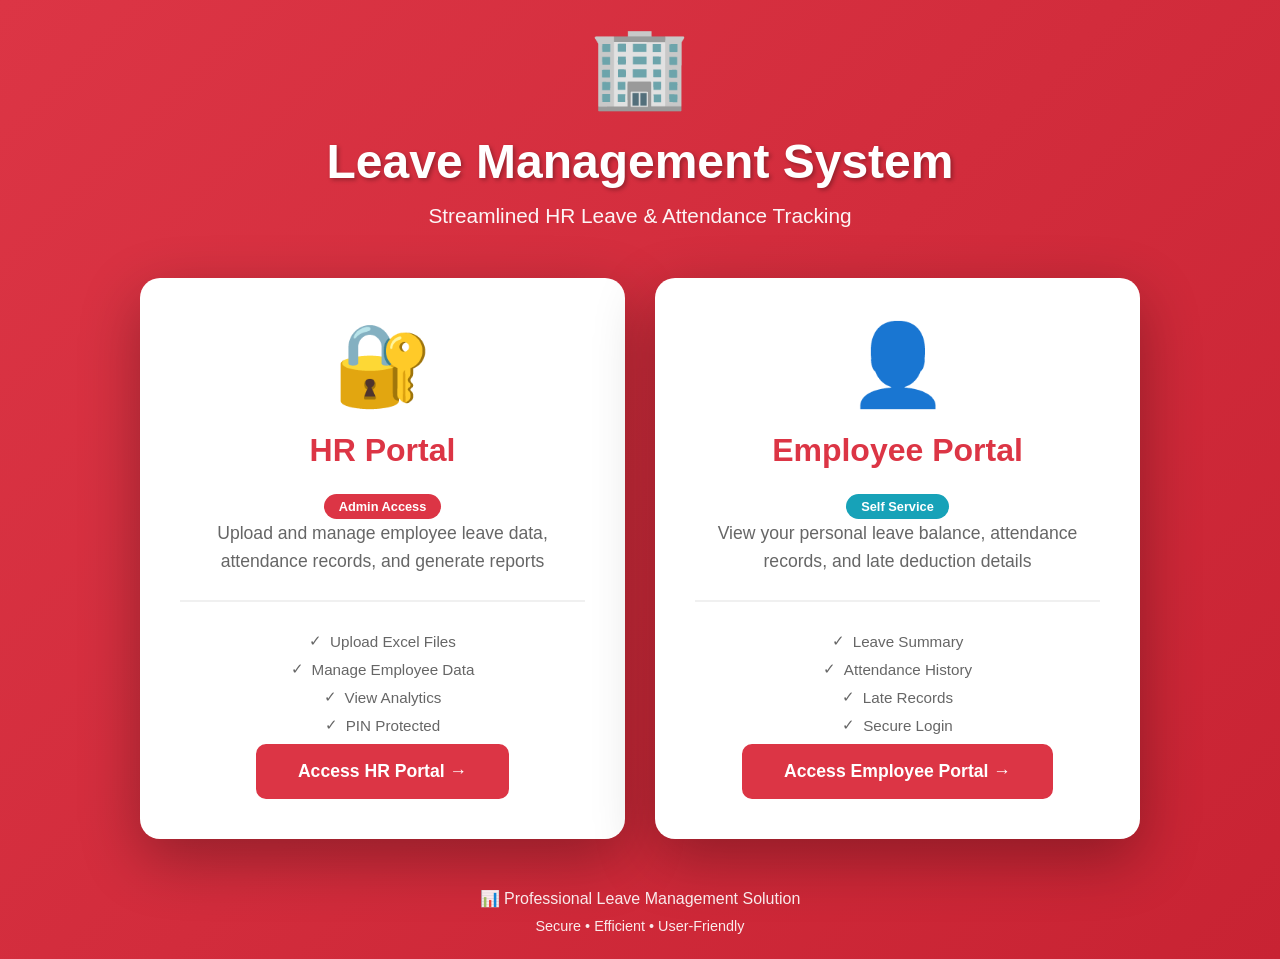
<file: index.html>
<!DOCTYPE html>
<html lang="en">
<head>
    <meta charset="UTF-8">
    <meta name="viewport" content="width=device-width, initial-scale=1.0">
    <title>Leave Management System</title>
    <style>
        * {
            margin: 0;
            padding: 0;
            box-sizing: border-box;
        }

        body {
            font-family: 'Segoe UI', Tahoma, Geneva, Verdana, sans-serif;
            background: linear-gradient(135deg, #dc3545 0%, #c82333 100%);
            min-height: 100vh;
            display: flex;
            align-items: center;
            justify-content: center;
            padding: 20px;
        }

        .container {
            max-width: 1000px;
            width: 100%;
        }

        .header {
            text-align: center;
            color: white;
            margin-bottom: 50px;
            animation: fadeInDown 0.8s ease;
        }

        .header-icon {
            font-size: 5rem;
            margin-bottom: 20px;
            animation: bounce 2s infinite;
        }

        .header h1 {
            font-size: 3rem;
            margin-bottom: 15px;
            text-shadow: 2px 2px 4px rgba(0, 0, 0, 0.3);
        }

        .header p {
            font-size: 1.3rem;
            opacity: 0.95;
        }

        .portal-container {
            display: grid;
            grid-template-columns: repeat(auto-fit, minmax(300px, 1fr));
            gap: 30px;
            animation: fadeInUp 1s ease;
        }

        .portal-card {
            background: white;
            border-radius: 20px;
            padding: 40px;
            text-align: center;
            box-shadow: 0 20px 60px rgba(0, 0, 0, 0.3);
            transition: all 0.4s ease;
            cursor: pointer;
            position: relative;
            overflow: hidden;
        }

        .portal-card::before {
            content: '';
            position: absolute;
            top: 0;
            left: -100%;
            width: 100%;
            height: 100%;
            background: linear-gradient(90deg, transparent, rgba(220, 53, 69, 0.1), transparent);
            transition: left 0.5s;
        }

        .portal-card:hover::before {
            left: 100%;
        }

        .portal-card:hover {
            transform: translateY(-10px);
            box-shadow: 0 30px 80px rgba(0, 0, 0, 0.4);
        }

        .portal-icon {
            font-size: 5rem;
            margin-bottom: 20px;
            transition: all 0.3s;
        }

        .portal-card:hover .portal-icon {
            transform: scale(1.1) rotate(5deg);
        }

        .portal-card h2 {
            color: #dc3545;
            font-size: 2rem;
            margin-bottom: 15px;
        }

        .portal-card p {
            color: #666;
            font-size: 1.1rem;
            margin-bottom: 25px;
            line-height: 1.6;
        }

        .portal-btn {
            display: inline-block;
            padding: 15px 40px;
            background: #dc3545;
            color: white;
            text-decoration: none;
            border-radius: 10px;
            font-weight: 600;
            font-size: 1.1rem;
            transition: all 0.3s;
            border: 2px solid #dc3545;
        }

        .portal-btn:hover {
            background: white;
            color: #dc3545;
            transform: scale(1.05);
        }

        .features {
            margin-top: 20px;
            padding-top: 20px;
            border-top: 2px solid #f0f0f0;
        }

        .feature-item {
            display: flex;
            align-items: center;
            justify-content: center;
            margin: 10px 0;
            color: #666;
            font-size: 0.95rem;
        }

        .feature-item span {
            margin-right: 8px;
        }

        .footer {
            text-align: center;
            color: white;
            margin-top: 50px;
            opacity: 0.9;
            animation: fadeIn 1.5s ease;
        }

        .footer p {
            margin: 5px 0;
        }

        @keyframes fadeInDown {
            from {
                opacity: 0;
                transform: translateY(-30px);
            }
            to {
                opacity: 1;
                transform: translateY(0);
            }
        }

        @keyframes fadeInUp {
            from {
                opacity: 0;
                transform: translateY(30px);
            }
            to {
                opacity: 1;
                transform: translateY(0);
            }
        }

        @keyframes fadeIn {
            from {
                opacity: 0;
            }
            to {
                opacity: 1;
            }
        }

        @keyframes bounce {
            0%, 100% {
                transform: translateY(0);
            }
            50% {
                transform: translateY(-10px);
            }
        }

        @media (max-width: 768px) {
            .header h1 {
                font-size: 2rem;
            }

            .header p {
                font-size: 1rem;
            }

            .header-icon {
                font-size: 3.5rem;
            }

            .portal-container {
                grid-template-columns: 1fr;
            }

            .portal-card {
                padding: 30px;
            }

            .portal-icon {
                font-size: 4rem;
            }

            .portal-card h2 {
                font-size: 1.5rem;
            }
        }

        .badge {
            display: inline-block;
            padding: 5px 15px;
            background: #28a745;
            color: white;
            border-radius: 20px;
            font-size: 0.8rem;
            font-weight: 600;
            margin-top: 10px;
        }

        .hr-badge {
            background: #dc3545;
        }

        .employee-badge {
            background: #17a2b8;
        }
    </style>
</head>
<body>
    <div class="container">
        <div class="header">
            <div class="header-icon">🏢</div>
            <h1>Leave Management System</h1>
            <p>Streamlined HR Leave & Attendance Tracking</p>
        </div>

        <div class="portal-container">
            <!-- HR Portal Card -->
            <div class="portal-card" onclick="window.location.href='hr-portal.html'">
                <div class="portal-icon">🔐</div>
                <h2>HR Portal</h2>
                <span class="badge hr-badge">Admin Access</span>
                <p>Upload and manage employee leave data, attendance records, and generate reports</p>
                
                <div class="features">
                    <div class="feature-item">
                        <span>✓</span> Upload Excel Files
                    </div>
                    <div class="feature-item">
                        <span>✓</span> Manage Employee Data
                    </div>
                    <div class="feature-item">
                        <span>✓</span> View Analytics
                    </div>
                    <div class="feature-item">
                        <span>✓</span> PIN Protected
                    </div>
                </div>

                <a href="hr-portal.html" class="portal-btn">Access HR Portal →</a>
            </div>

            <!-- Employee Portal Card -->
            <div class="portal-card" onclick="window.location.href='employee-portal.html'">
                <div class="portal-icon">👤</div>
                <h2>Employee Portal</h2>
                <span class="badge employee-badge">Self Service</span>
                <p>View your personal leave balance, attendance records, and late deduction details</p>
                
                <div class="features">
                    <div class="feature-item">
                        <span>✓</span> Leave Summary
                    </div>
                    <div class="feature-item">
                        <span>✓</span> Attendance History
                    </div>
                    <div class="feature-item">
                        <span>✓</span> Late Records
                    </div>
                    <div class="feature-item">
                        <span>✓</span> Secure Login
                    </div>
                </div>

                <a href="employee-portal.html" class="portal-btn">Access Employee Portal →</a>
            </div>
        </div>

        <div class="footer">
            <p>📊 Professional Leave Management Solution</p>
            <p style="font-size: 0.9rem; margin-top: 10px;">Secure • Efficient • User-Friendly</p>
        </div>
    </div>

    <script>
        // Add click animation
        document.querySelectorAll('.portal-card').forEach(card => {
            card.addEventListener('click', function(e) {
                if (!e.target.classList.contains('portal-btn')) {
                    this.style.transform = 'scale(0.98)';
                    setTimeout(() => {
                        this.style.transform = '';
                    }, 150);
                }
            });
        });

        // Prevent double click navigation
        document.querySelectorAll('.portal-btn').forEach(btn => {
            btn.addEventListener('click', function(e) {
                e.stopPropagation();
            });
        });
    </script>
</body>
</html>
</file>
